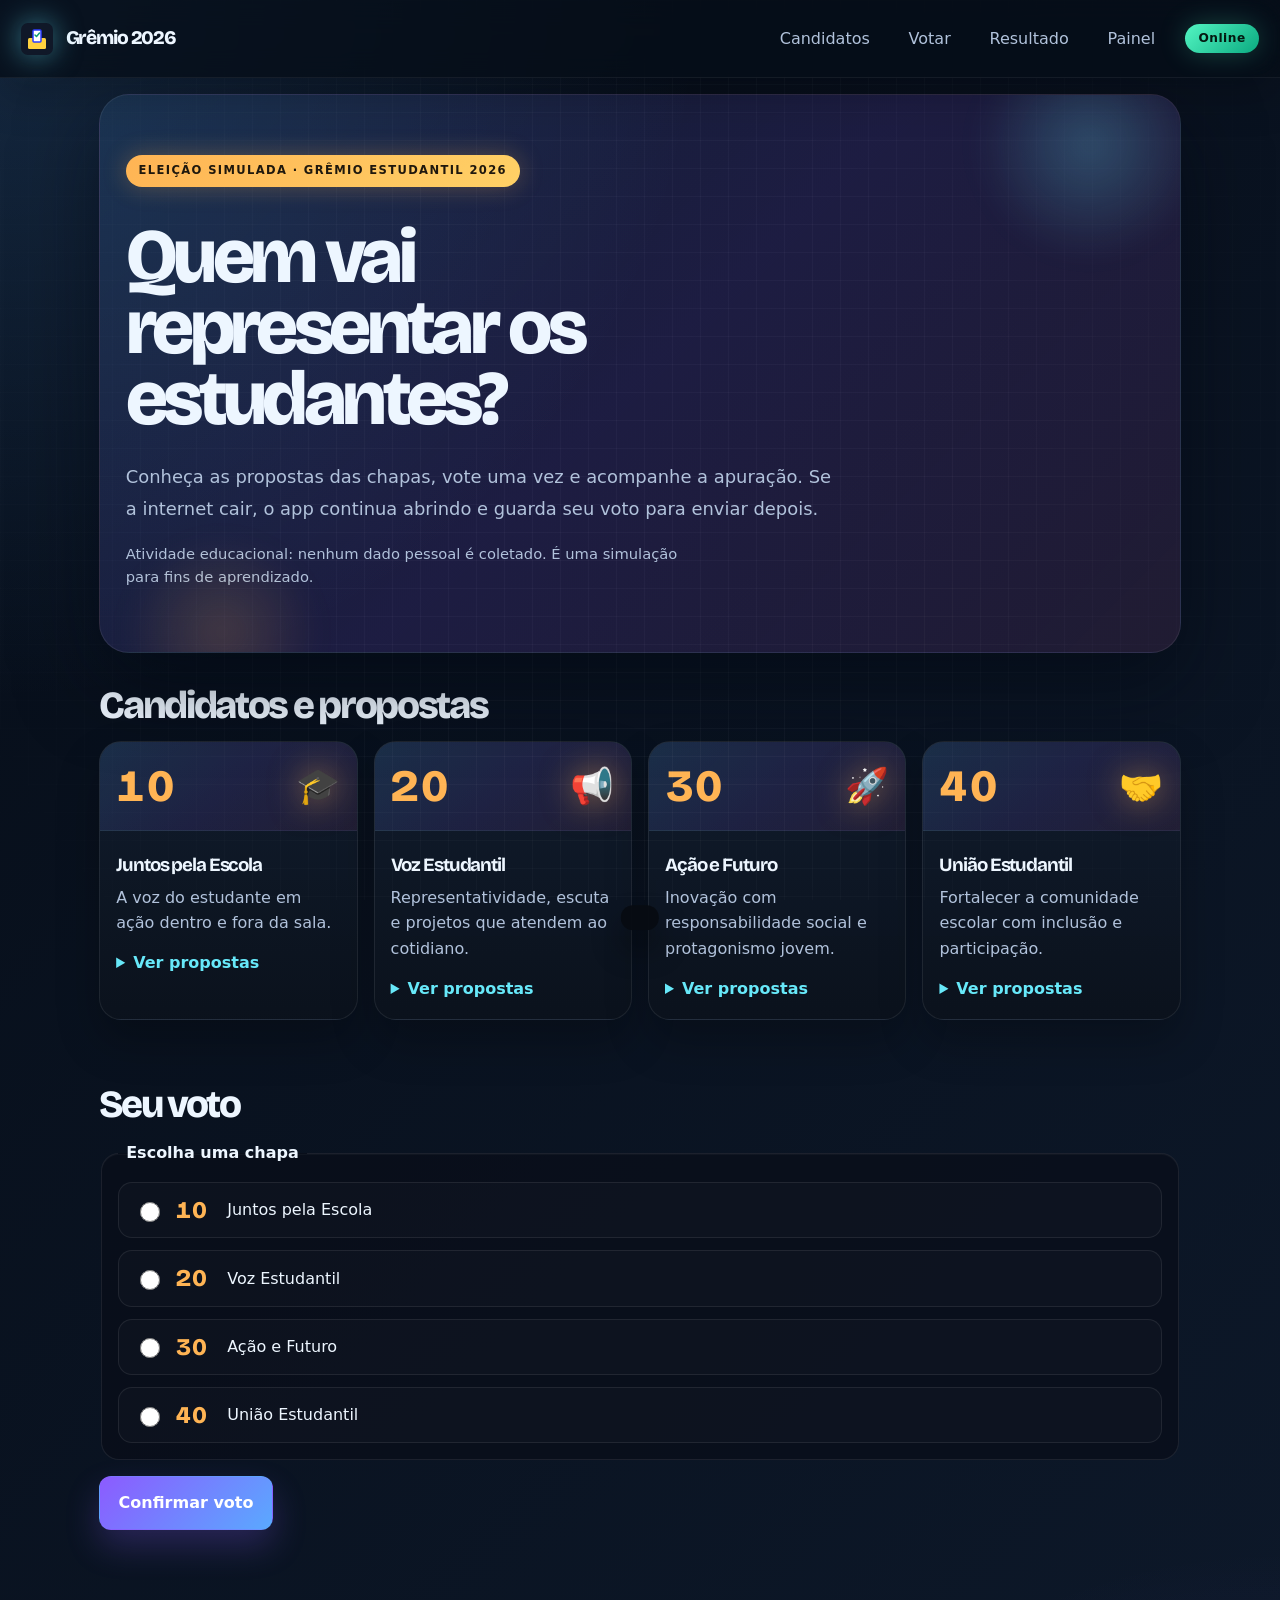
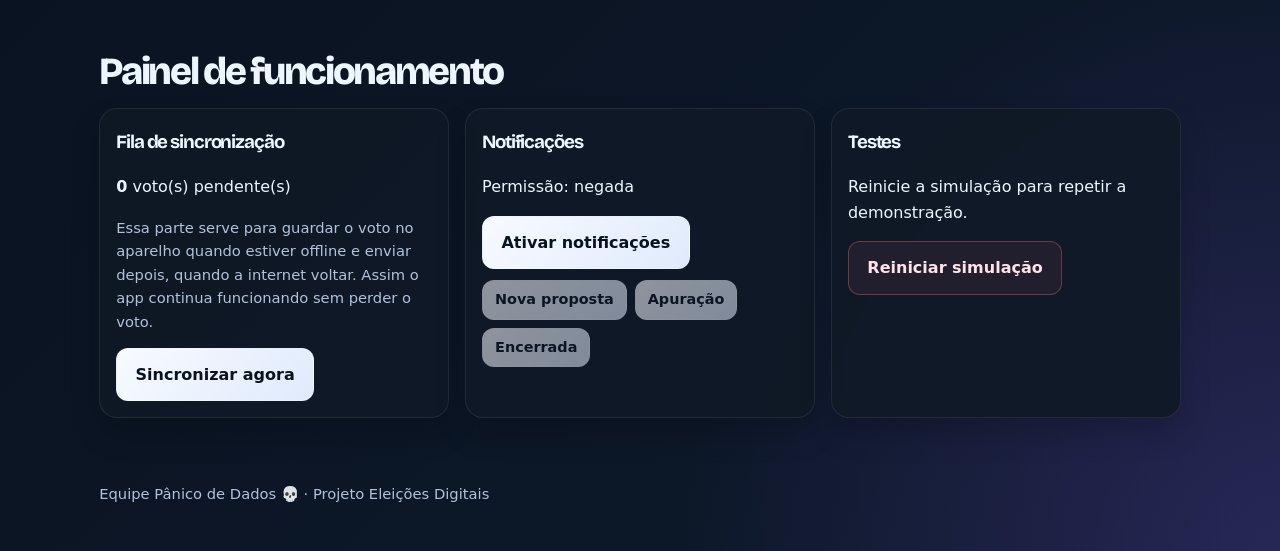
<file: index.html>
<!doctype html>
<html lang="pt-BR">
<head>
<meta charset="utf-8">
<meta name="viewport" content="width=device-width, initial-scale=1">
<title>Eleição do Grêmio Estudantil 2026</title>
<meta name="description" content="Eleição simulada para escolher o grêmio estudantil. Funciona mesmo sem internet.">
<meta name="theme-color" content="#101828">
<link rel="manifest" href="manifest.webmanifest">
<link rel="icon" href="assets/icon.svg" type="image/svg+xml">
<link rel="apple-touch-icon" href="assets/icon-192.png">
<link rel="dns-prefetch" href="//fonts.googleapis.com">
<link rel="dns-prefetch" href="//fonts.gstatic.com">
<link rel="preload" href="style.css?v=3" as="style">
<link rel="prefetch" href="resultado.html">
<link rel="stylesheet" href="style.css?v=3">
<link rel="stylesheet" href="https://fonts.googleapis.com/css2?family=Bricolage+Grotesque:wght@600;800&display=swap">
</head>
<body data-page="home">
<a class="skip" href="#votar">Ir para a votação</a>
<header class="top">
  <a class="brand" href="index.html"><img src="assets/icon.svg" alt="" width="32" height="32"> Grêmio 2026</a>
  <nav aria-label="Principal">
    <a href="#candidatos">Candidatos</a>
    <a href="#votar">Votar</a>
    <a href="resultado.html">Resultado</a>
    <a href="#painel">Painel</a>
  </nav>
  <span id="conexao" class="badge" role="status" data-on="true">Online</span>
</header>

<main>
  <section class="hero">
    <p class="kicker">Eleição simulada · Grêmio Estudantil 2026</p>
    <h1>Quem vai representar os estudantes?</h1>
    <p class="lead">Conheça as propostas das chapas, vote uma vez e acompanhe a apuração. Se a internet cair, o app continua abrindo e guarda seu voto para enviar depois.</p>
    <p class="nota">Atividade educacional: nenhum dado pessoal é coletado. É uma simulação para fins de aprendizado.</p>
  </section>

  <section id="candidatos" aria-labelledby="t-cand">
    <h2 id="t-cand">Candidatos e propostas</h2>
    <div id="lista-candidatos" class="grid" aria-live="polite"><p>Carregando candidatos…</p></div>
  </section>

  <section id="votar" aria-labelledby="t-voto">
    <h2 id="t-voto">Seu voto</h2>
    <form id="form-voto" novalidate>
      <fieldset id="opcoes"><legend>Escolha uma chapa</legend></fieldset>
      <button type="submit" class="btn primario" id="btn-votar">Confirmar voto</button>
    </form>
    <p id="msg-voto" class="msg" role="status" aria-live="polite"></p>
  </section>

  <section id="painel" aria-labelledby="t-painel">
    <h2 id="t-painel">Painel de funcionamento</h2>
    <div class="painel">
      <div class="caixa">
        <h3>Fila de sincronização</h3>
        <p><strong id="fila-qtd">0</strong> voto(s) pendente(s)</p>
        <p class="nota">Essa parte serve para guardar o voto no aparelho quando estiver offline e enviar depois, quando a internet voltar. Assim o app continua funcionando sem perder o voto.</p>
        <button class="btn" id="btn-sync" type="button">Sincronizar agora</button>
      </div>
      <div class="caixa">
        <h3>Notificações</h3>
        <p id="notif-estado">Permissão: …</p>
        <button class="btn" id="btn-notif" type="button">Ativar notificações</button>
        <div class="linha">
          <button class="btn peq" type="button" data-push data-body="Nova proposta publicada para o Grêmio Estudantil." data-url="index.html#candidatos">Nova proposta</button>
          <button class="btn peq" type="button" data-push data-body="Apuração disponível. Veja o resultado parcial." data-url="resultado.html">Apuração</button>
          <button class="btn peq" type="button" data-push data-body="Eleição encerrada. Obrigado por votar!" data-url="resultado.html">Encerrada</button>
        </div>
      </div>
      <div class="caixa">
        <h3>Testes</h3>
        <p>Reinicie a simulação para repetir a demonstração.</p>
        <button class="btn perigo" id="btn-reset" type="button">Reiniciar simulação</button>
      </div>
    </div>
  </section>
</main>
<footer>Equipe Pânico de Dados 💀 · Projeto Eleições Digitais</footer>
<div id="toast" class="toast" role="status" aria-live="polite"></div>
<script src="db.js"></script>
<script src="app.js"></script>
</body>
</html>
</file>
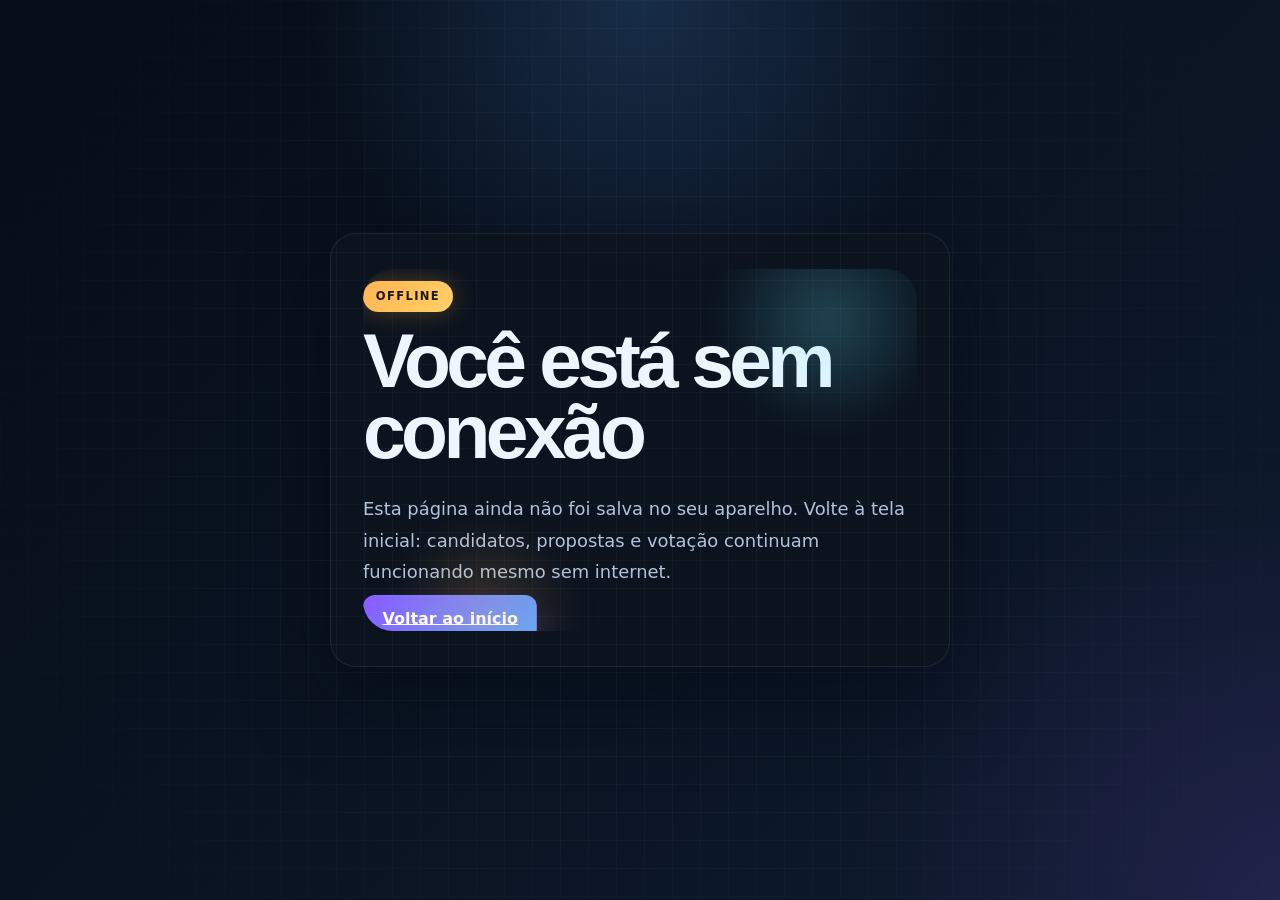
<file: offline.html>
<!doctype html>
<html lang="pt-BR">
<head>
  <meta charset="utf-8">
  <meta name="viewport" content="width=device-width, initial-scale=1">
  <title>Sem conexão</title>
  <meta name="theme-color" content="#101828">
  <link rel="stylesheet" href="style.css?v=3">
  <style>
    body.offline-body {
      min-height: 100vh;
      display: grid;
      place-items: center;
      background:
        radial-gradient(circle at top, rgba(90,169,255,.18), transparent 30%),
        radial-gradient(circle at bottom right, rgba(140,91,255,.15), transparent 28%),
        linear-gradient(135deg, #060d18 0%, #0e1a2c 100%);
    }

    .offline-card {
      max-width: 620px;
      margin: 2rem;
      padding: 2.2rem 2rem;
      border-radius: 26px;
      border: 1px solid rgba(255,255,255,.08);
      background: rgba(12, 20, 31, 0.88);
      box-shadow: 0 30px 80px rgba(2,8,18,.5);
    }

    .offline-card h1 {
      margin-top: 0;
    }
  </style>
</head>
<body class="offline-body">
  <main class="offline-card">
    <section class="hero" style="margin:0;padding:0;border:none;background:none;box-shadow:none;">
      <p class="kicker">Offline</p>
      <h1>Você está sem conexão</h1>
      <p class="lead">Esta página ainda não foi salva no seu aparelho. Volte à tela inicial: candidatos, propostas e votação continuam funcionando mesmo sem internet.</p>
      <a class="btn primario" href="index.html">Voltar ao início</a>
    </section>
  </main>
</body>
</html>
</file>
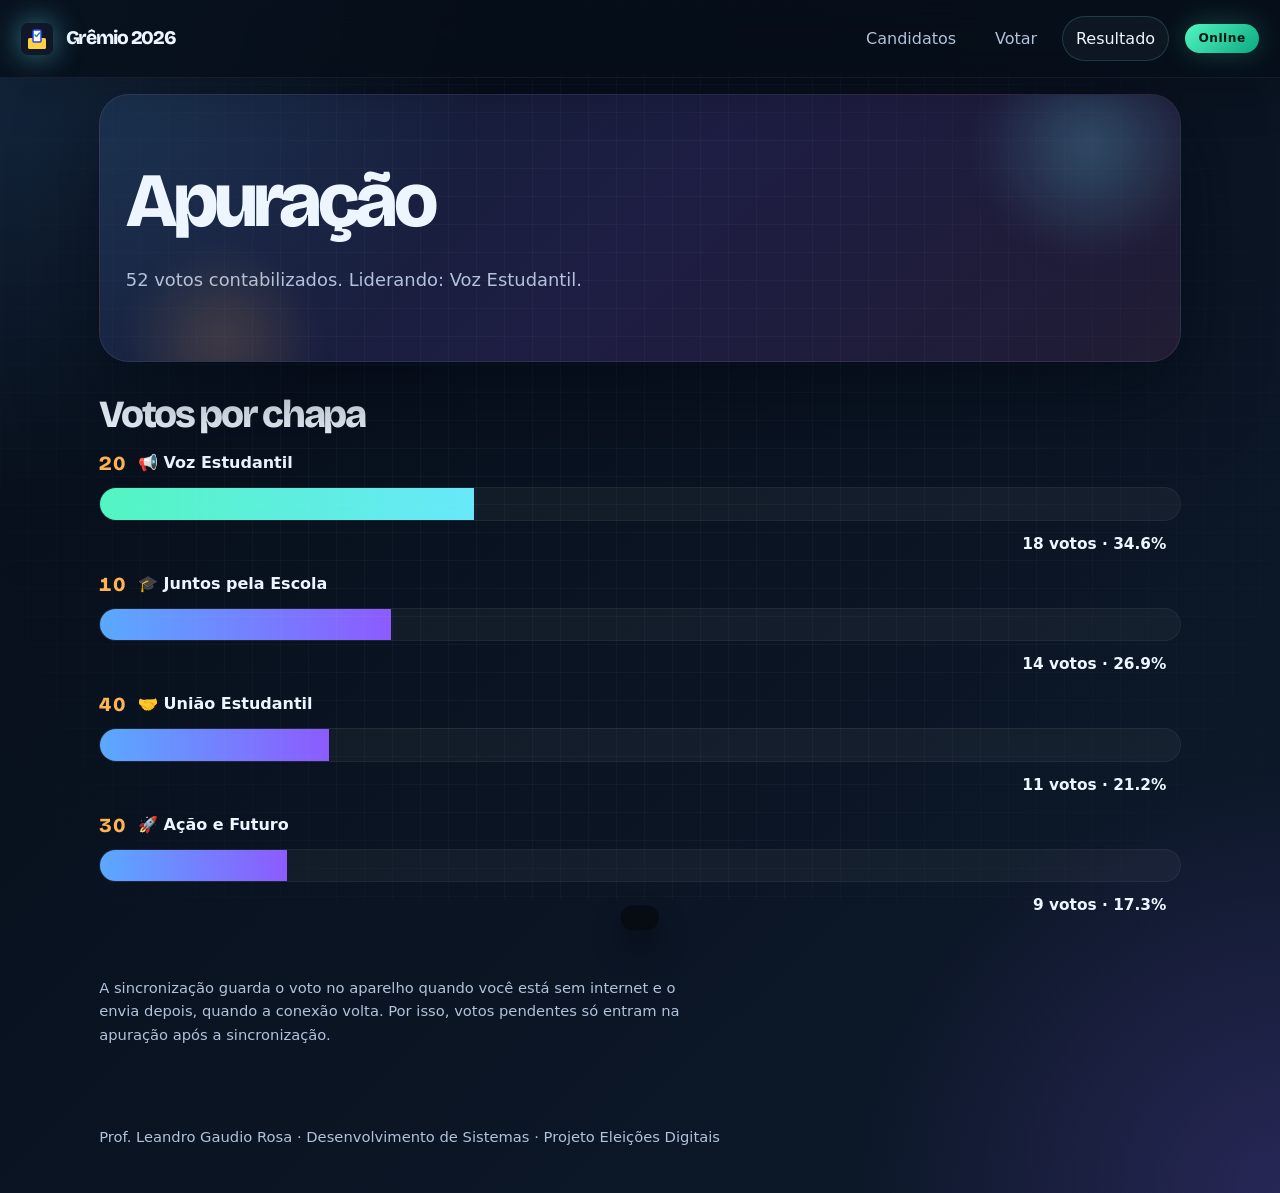
<file: resultado.html>
<!doctype html>
<html lang="pt-BR">
<head>
<meta charset="utf-8">
<meta name="viewport" content="width=device-width, initial-scale=1">
<title>Apuração · Grêmio Estudantil 2026</title>
<meta name="description" content="Resultado simulado da eleição do grêmio estudantil.">
<meta name="theme-color" content="#101828">
<link rel="manifest" href="manifest.webmanifest">
<link rel="icon" href="assets/icon.svg" type="image/svg+xml">
<link rel="stylesheet" href="style.css?v=3">
<link rel="stylesheet" href="https://fonts.googleapis.com/css2?family=Bricolage+Grotesque:wght@600;800&display=swap">
</head>
<body data-page="resultado">
<header class="top">
  <a class="brand" href="index.html"><img src="assets/icon.svg" alt="" width="32" height="32"> Grêmio 2026</a>
  <nav aria-label="Principal"><a href="index.html#candidatos">Candidatos</a><a href="index.html#votar">Votar</a><a href="resultado.html" aria-current="page">Resultado</a></nav>
  <span id="conexao" class="badge" role="status" data-on="true">Online</span>
</header>
<main>
  <section class="hero">
    <h1>Apuração</h1>
    <p class="lead" id="resumo">Carregando…</p>
  </section>
  <section aria-labelledby="t-res">
    <h2 id="t-res">Votos por chapa</h2>
    <ol id="barras" class="barras" aria-live="polite"></ol>
    <p id="pendentes" class="msg" role="status"></p>
    <p class="nota">A sincronização guarda o voto no aparelho quando você está sem internet e o envia depois, quando a conexão volta. Por isso, votos pendentes só entram na apuração após a sincronização.</p>
  </section>
</main>
<footer>Prof. Leandro Gaudio Rosa · Desenvolvimento de Sistemas · Projeto Eleições Digitais</footer>
<div id="toast" class="toast" role="status" aria-live="polite"></div>
<script src="db.js"></script>
<script src="app.js"></script>
</body>
</html>
</file>
<file: style.css>
:root {
  --bg: #060d18;
  --bg-2: #0e1a2c;
  --surface: rgba(13, 21, 33, 0.78);
  --surface-strong: rgba(17, 28, 43, 0.96);
  --surface-alt: rgba(21, 35, 55, 0.9);
  --text: #edf6ff;
  --muted: #b1c2db;
  --line: rgba(255, 255, 255, 0.08);
  --cyan: #67e8f9;
  --blue: #5aa9ff;
  --violet: #8c5bff;
  --pink: #ff6bd6;
  --orange: #ffb454;
  --green: #53f5c2;
  --red: #ff6b7d;
  --shadow: 0 30px 80px rgba(2, 8, 18, 0.52);
}

* { box-sizing: border-box; }

html {
  scroll-behavior: smooth;
  scroll-padding-top: 90px;
}

body {
  margin: 0;
  min-height: 100vh;
  font: 16px/1.6 "Segoe UI", system-ui, sans-serif;
  background:
    radial-gradient(circle at top left, rgba(90, 169, 255, 0.18), transparent 28%),
    radial-gradient(circle at right bottom, rgba(140, 91, 255, 0.2), transparent 24%),
    linear-gradient(135deg, var(--bg) 0%, var(--bg-2) 100%);
  color: var(--text);
}

body::before {
  content: "";
  position: fixed;
  inset: 0;
  background-image:
    linear-gradient(rgba(255,255,255,0.03) 1px, transparent 1px),
    linear-gradient(90deg, rgba(255,255,255,0.03) 1px, transparent 1px);
  background-size: 28px 28px;
  mask-image: radial-gradient(circle at center, black 42%, transparent 100%);
  pointer-events: none;
}

h1, h2, h3, .brand, .num {
  font-family: "Bricolage Grotesque", "Segoe UI", sans-serif;
  letter-spacing: -0.06em;
}

h1 {
  margin: 0.3em 0 0.35em;
  max-width: 14ch;
  font-size: clamp(3rem, 6vw, 5rem);
  line-height: 0.92;
  font-weight: 900;
}

h2 {
  margin: 0 0 1rem;
  font-size: clamp(1.8rem, 3vw, 2.7rem);
  line-height: 1.05;
  font-weight: 900;
}

h3 { margin: 0.2em 0; }

a { color: var(--cyan); }

:focus-visible {
  outline: 3px solid var(--cyan);
  outline-offset: 3px;
}

.skip {
  position: absolute;
  left: -999px;
  top: 16px;
  padding: 0.7rem 1rem;
  border-radius: 999px;
  background: linear-gradient(135deg, var(--orange), #ffd166);
  color: #17130d;
  font-weight: 900;
  z-index: 30;
}

.skip:focus { left: 16px; }

.top {
  position: sticky;
  top: 0;
  z-index: 20;
  display: flex;
  align-items: center;
  gap: 1rem;
  flex-wrap: wrap;
  padding: 1rem 1.3rem;
  background: rgba(6, 13, 24, 0.78);
  border-bottom: 1px solid rgba(255,255,255,0.06);
  backdrop-filter: blur(14px);
  box-shadow: 0 20px 40px rgba(0,0,0,0.18);
}

.top a { color: var(--text); text-decoration: none; }

.brand {
  display: inline-flex;
  align-items: center;
  gap: 0.8rem;
  font-size: 1.2rem;
  font-weight: 900;
}

.brand img {
  filter: drop-shadow(0 0 14px rgba(103, 232, 249, 0.5));
}

.top nav {
  display: flex;
  align-items: center;
  gap: 0.7rem;
  margin-left: auto;
  flex-wrap: wrap;
}

.top nav a {
  padding: 0.55rem 0.8rem;
  border-radius: 999px;
  border: 1px solid transparent;
  color: var(--muted);
  transition: 0.2s ease;
}

.top nav a:hover,
.top nav a[aria-current] {
  color: var(--text);
  background: rgba(255,255,255,0.04);
  border-color: rgba(103,232,249,0.18);
}

.badge {
  display: inline-flex;
  align-items: center;
  padding: 0.3rem 0.85rem;
  border-radius: 999px;
  font-size: 0.76rem;
  font-weight: 900;
  letter-spacing: 0.04em;
  background: linear-gradient(135deg, var(--green), #0baa80);
  color: #041911;
  box-shadow: 0 0 28px rgba(83, 245, 194, 0.24);
}

.badge[data-on="false"] {
  background: linear-gradient(135deg, var(--red), #b51d39);
  color: white;
}

main, footer {
  max-width: 1120px;
  margin: 0 auto;
  padding: 0 1.2rem;
}

section { padding: 2rem 0; }

.hero {
  position: relative;
  overflow: hidden;
  margin-top: 1rem;
  padding: clamp(2rem, 4vw, 3rem) clamp(1.2rem, 2vw, 2rem);
  border-radius: 30px;
  border: 1px solid var(--line);
  background:
    linear-gradient(135deg, rgba(90,169,255,0.12), rgba(140,91,255,0.16), rgba(255,107,214,0.09));
  box-shadow: var(--shadow);
}

.hero::before {
  content: "";
  position: absolute;
  top: -80px;
  right: -40px;
  width: 260px;
  height: 260px;
  border-radius: 50%;
  background: radial-gradient(circle, rgba(103,232,249,0.24), transparent 62%);
  filter: blur(14px);
}

.hero::after {
  content: "";
  position: absolute;
  bottom: -90px;
  left: 12px;
  width: 220px;
  height: 220px;
  border-radius: 50%;
  background: radial-gradient(circle, rgba(255,180,84,0.18), transparent 62%);
  filter: blur(14px);
}

.kicker {
  display: inline-block;
  margin-bottom: 0.8rem;
  padding: 0.42rem 0.8rem;
  border-radius: 999px;
  background: linear-gradient(135deg, var(--orange), #ffd166);
  color: #1f180d;
  font-size: 0.72rem;
  font-weight: 900;
  letter-spacing: 0.12em;
  text-transform: uppercase;
  box-shadow: 0 0 24px rgba(255,180,84,0.28);
}

.lead {
  max-width: 62ch;
  font-size: 1.12rem;
  color: var(--muted);
  line-height: 1.75;
}

.nota {
  max-width: 62ch;
  color: var(--muted);
  font-size: 0.92rem;
}

.grid {
  display: grid;
  grid-template-columns: repeat(auto-fit, minmax(240px, 1fr));
  gap: 1rem;
}

.cand {
  background: linear-gradient(180deg, rgba(17,29,45,0.96), rgba(11,18,29,0.98));
  border: 1px solid var(--line);
  border-radius: 22px;
  overflow: hidden;
  box-shadow: 0 22px 44px rgba(0,0,0,0.24);
  transition: transform .2s ease, border-color .2s ease, box-shadow .2s ease;
}

.cand:hover {
  transform: translateY(-4px);
  border-color: rgba(103,232,249,0.34);
  box-shadow: 0 30px 54px rgba(0,0,0,0.28);
}

.cand .urna {
  display: flex;
  align-items: center;
  justify-content: space-between;
  gap: 0.8rem;
  padding: 1rem 1.05rem;
  background: linear-gradient(135deg, rgba(90,169,255,0.14), rgba(140,91,255,0.12), rgba(255,107,214,0.08));
  border-bottom: 1px solid rgba(255,255,255,0.05);
}

.num {
  font-size: 2.8rem;
  line-height: 1;
  letter-spacing: 0.06em;
  color: var(--orange);
  font-weight: 900;
  font-variant-numeric: tabular-nums;
}

.emoji {
  font-size: 2.2rem;
  filter: drop-shadow(0 0 16px rgba(255,180,84,0.5));
}

.cand .corpo {
  padding: 1rem 1rem 1.1rem;
}

.cand p {
  margin: 0.22rem 0 0.7rem;
  color: var(--muted);
}

.cand details {
  padding-top: 0.2rem;
}

.cand summary {
  cursor: pointer;
  font-weight: 800;
  color: var(--cyan);
  transition: color .2s ease;
}

.cand summary:hover { color: #c7fdfd; }

.cand ul {
  margin: 0.7rem 0 0;
  padding-left: 1.2rem;
  color: var(--muted);
}

fieldset {
  display: grid;
  gap: 0.75rem;
  padding: 1rem;
  border: 1px solid var(--line);
  border-radius: 18px;
  background: rgba(9, 14, 25, 0.7);
  box-shadow: inset 0 1px 0 rgba(255,255,255,0.03);
}

legend {
  padding: 0 0.5rem;
  font-weight: 800;
  color: var(--text);
}

.opcao {
  display: flex;
  align-items: center;
  gap: 0.8rem;
  padding: 0.9rem 1rem;
  border: 1px solid rgba(255,255,255,0.08);
  border-radius: 14px;
  cursor: pointer;
  background: rgba(255,255,255,0.02);
  transition: 0.2s ease;
}

.opcao:hover {
  border-color: rgba(103,232,249,0.35);
  background: rgba(103,232,249,0.03);
}

.opcao:has(input:checked) {
  border-color: rgba(103,232,249,0.9);
  background: linear-gradient(135deg, rgba(103,232,249,0.12), rgba(90,169,255,0.08));
  box-shadow: 0 0 0 1px rgba(103,232,249,0.15);
}

.opcao input {
  width: 1.25rem;
  height: 1.25rem;
  accent-color: var(--cyan);
}

.opcao .num {
  min-width: 2.4ch;
  font-size: 1.5rem;
  color: var(--orange);
}

.btn {
  appearance: none;
  border: 1px solid rgba(255,255,255,0.08);
  border-radius: 12px;
  background: linear-gradient(135deg, #f8fbff, #dfeafc);
  color: #091320;
  font: inherit;
  font-weight: 900;
  padding: 0.8rem 1.15rem;
  cursor: pointer;
  transition: transform .2s ease, box-shadow .2s ease;
}

.btn:hover:not(:disabled) {
  transform: translateY(-1px);
  box-shadow: 0 12px 22px rgba(0,0,0,0.2);
}

.btn:disabled {
  opacity: 0.55;
  cursor: not-allowed;
}

.btn.primario {
  margin-top: 1rem;
  border-color: transparent;
  background: linear-gradient(135deg, var(--violet), var(--blue));
  color: white;
  box-shadow: 0 16px 34px rgba(140, 91, 255, 0.24);
}

.btn.primario:hover:not(:disabled) {
  box-shadow: 0 18px 36px rgba(140, 91, 255, 0.32);
}

.btn.perigo {
  border-color: rgba(255,107,125,0.35);
  color: #ffe3e8;
  background: rgba(255,107,125,0.08);
}

.btn.peq {
  padding: 0.45rem 0.75rem;
  font-size: 0.9rem;
}

.linha {
  display: flex;
  flex-wrap: wrap;
  gap: 0.5rem;
  margin-top: 0.7rem;
}

.msg {
  min-height: 1.6rem;
  font-weight: 800;
}

.msg.ok { color: var(--green); }
.msg.pend { color: var(--orange); }
.msg.erro { color: var(--red); }

.painel {
  display: grid;
  grid-template-columns: repeat(auto-fit, minmax(250px, 1fr));
  gap: 1rem;
}

.caixa {
  padding: 1rem;
  border: 1px solid var(--line);
  border-radius: 18px;
  background: rgba(16, 25, 39, 0.92);
  box-shadow: 0 16px 30px rgba(0,0,0,0.18);
}

.barras {
  display: grid;
  gap: 0.9rem;
  list-style: none;
  margin: 0;
  padding: 0;
}

.barras li {
  display: grid;
  grid-template-columns: minmax(0, 1fr) auto;
  gap: 0.7rem 0.9rem;
  align-items: center;
}

.barras .nome {
  display: flex;
  align-items: center;
  gap: 0.65rem;
  grid-column: 1 / -1;
  font-weight: 800;
  white-space: nowrap;
  overflow: hidden;
  text-overflow: ellipsis;
}

.barras .nome .num {
  min-width: 2ch;
  font-size: 1.25rem;
  line-height: 1;
  color: var(--orange);
}

.barras .trilho {
  grid-column: 1 / -1;
  height: 2.1rem;
  border: 1px solid rgba(255,255,255,0.05);
  border-radius: 999px;
  background: rgba(255,255,255,0.04);
  overflow: hidden;
}

.barras .preench {
  height: 100%;
  background: linear-gradient(90deg, var(--blue), var(--violet));
  transition: width .6s ease;
}

.barras li:first-child .preench {
  background: linear-gradient(90deg, var(--green), var(--cyan));
}

.barras .valor {
  justify-self: end;
  font-size: 0.96rem;
  color: var(--text);
}

.toast {
  position: fixed;
  left: 50%;
  bottom: 1.3rem;
  transform: translate(-50%, 200%);
  max-width: 90vw;
  padding: 0.8rem 1.2rem;
  border-radius: 12px;
  background: rgba(8, 12, 18, 0.96);
  color: white;
  box-shadow: 0 18px 30px rgba(0,0,0,0.4);
  transition: transform .25s ease;
  z-index: 30;
}

.toast.show { transform: translate(-50%, 0); }

footer {
  padding: 2rem 1.2rem 2.8rem;
  color: var(--muted);
  font-size: 0.92rem;
}

@media (max-width: 640px) {
  .top {
    padding: 0.7rem 1rem;
  }

  .top nav {
    width: 100%;
    justify-content: space-between;
    margin-left: 0;
    gap: 0.45rem;
  }

  .hero {
    padding: 2rem 1rem 1.2rem;
  }

  .barras li {
    grid-template-columns: 2.3ch 1fr auto;
    gap: 0.5rem;
  }
}

@media (prefers-reduced-motion: reduce) {
  * {
    transition: none !important;
    scroll-behavior: auto !important;
  }
}
</file>
